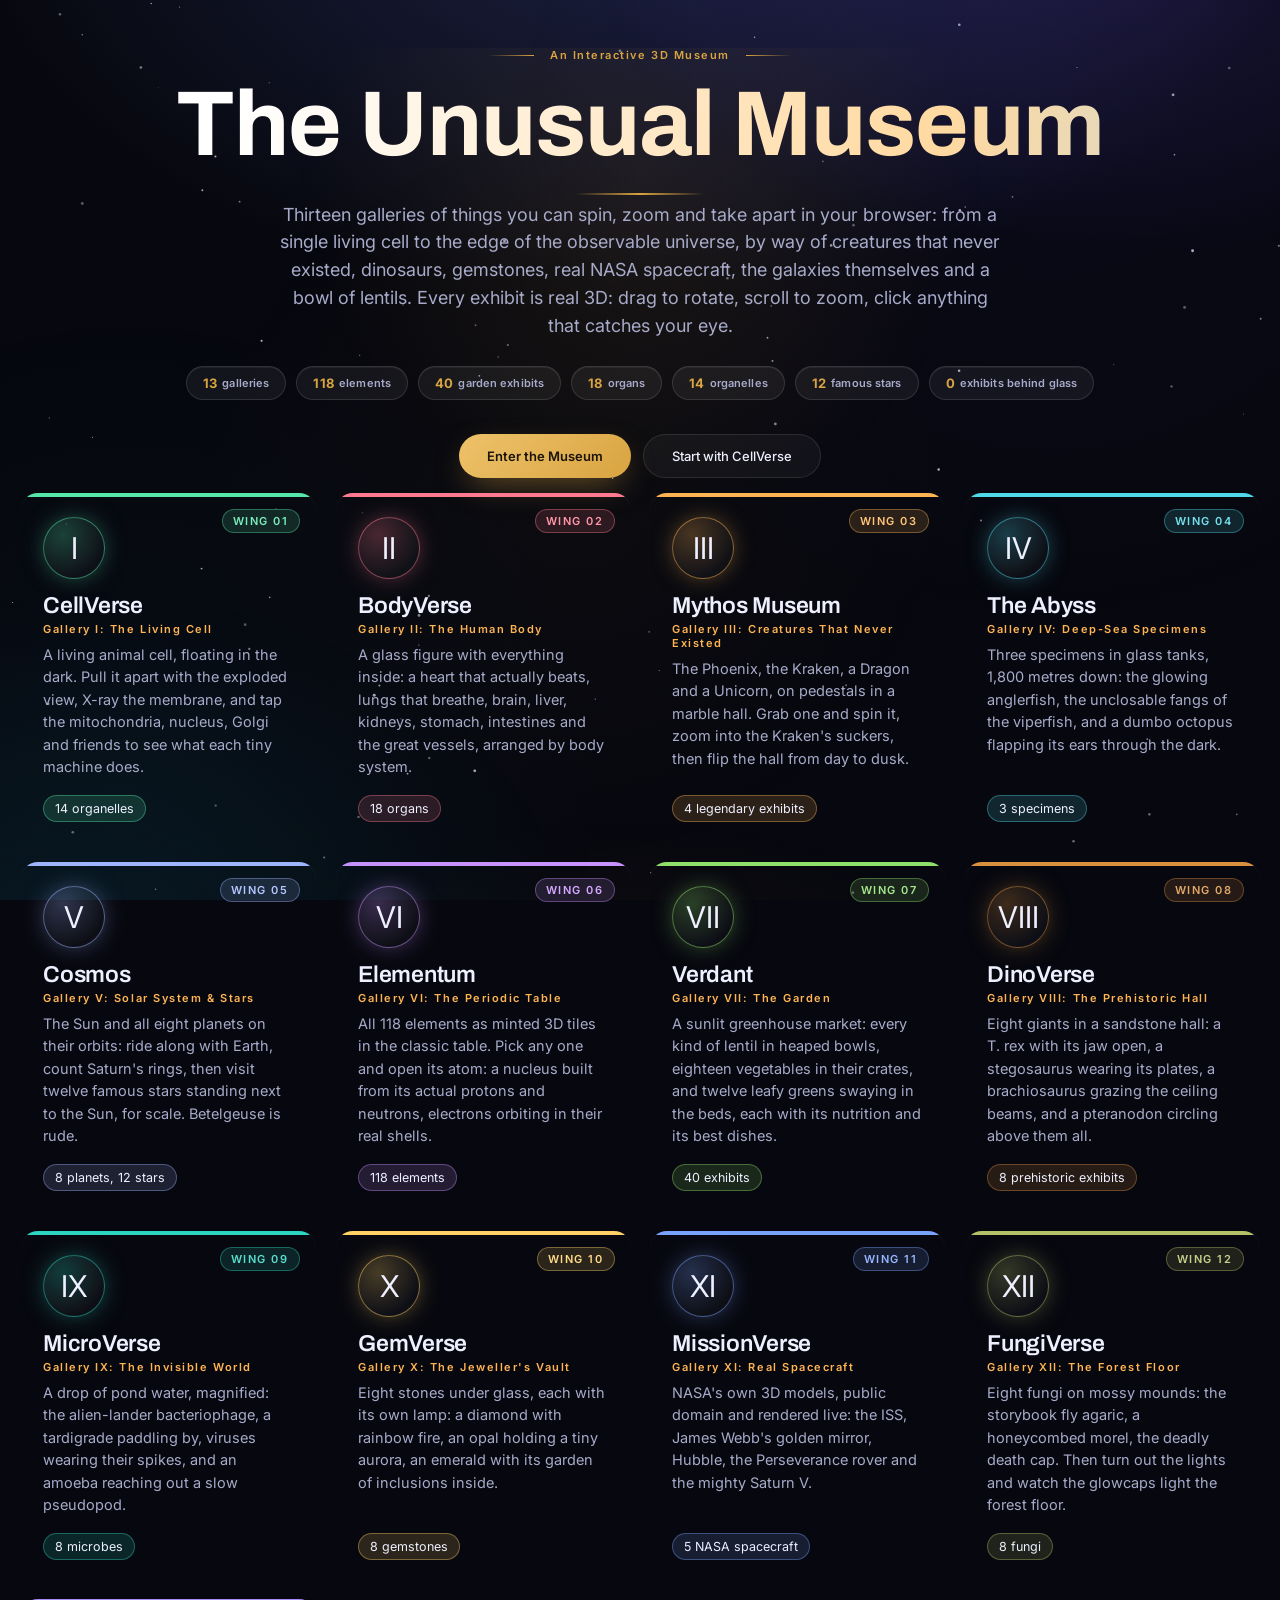
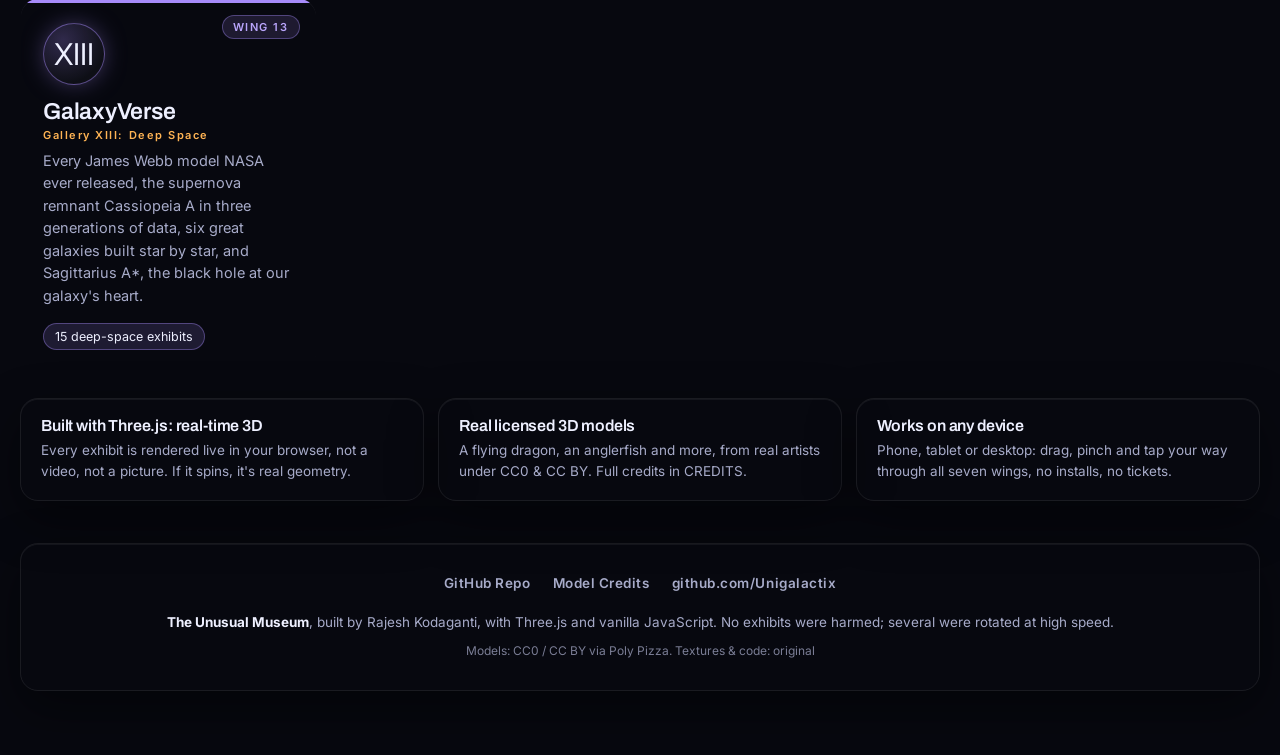
<file: index.html>
<!DOCTYPE html>
<html lang="en">
<head>
<meta charset="UTF-8" />
<meta name="viewport" content="width=device-width, initial-scale=1.0" />
<title>The Unusual Museum: Interactive 3D Galleries</title>
<meta name="description" content="The Unusual Museum: thirteen interactive 3D galleries you can rotate, zoom and explore: a living cell, the human body, creatures that never existed, deep-sea specimens, the cosmos, all 118 elements, a garden of lentils and greens, dinosaurs, microbes, gemstones, real NASA spacecraft and glowing fungi. Built by Rajesh Kodaganti." />
<style>
  :root{
    --bg:#07080f; --panel:rgba(255,255,255,.055); --stroke:rgba(255,255,255,.12);
    --text:#eef0ff; --muted:#a7abc9; --accent:#ffb454;
  }
  *{box-sizing:border-box; margin:0; padding:0}
  body{background:radial-gradient(1200px 700px at 50% -10%, #1b2040 0%, var(--bg) 55%) fixed, var(--bg);
    color:var(--text); font-family:"Segoe UI", system-ui, -apple-system, Roboto, "Helvetica Neue", Arial, sans-serif;
    min-height:100vh; padding:48px 20px 64px;}
  .wrap{max-width:1320px; margin:0 auto}
  header{text-align:center; margin-bottom:14px}
  .eyebrow{letter-spacing:.01em; font-size:12px; color:var(--accent); font-weight:700}
  h1{font-size:clamp(38px, 6vw, 64px); font-weight:800; line-height:1.05; margin:14px 0 12px;
     background:linear-gradient(92deg,#fff 20%, #ffd9a0 45%, #9fd8ff 75%); -webkit-background-clip:text; background-clip:text; color:transparent}
  .sub{color:var(--muted); font-size:clamp(15px,2.2vw,18px); max-width:720px; margin:0 auto; line-height:1.55}
  .stats{display:flex; flex-wrap:wrap; gap:10px; justify-content:center; margin:26px 0 34px}
  .stat{background:var(--panel); border:1px solid var(--stroke); border-radius:999px; padding:8px 16px; font-size:13.5px; color:var(--muted)}
  .stat b{color:var(--text)}
  .grid{display:grid; grid-template-columns:repeat(auto-fit, minmax(290px, 1fr)); gap:18px; align-items:stretch}
  a.card{display:flex; flex-direction:column; text-decoration:none; color:inherit; background:var(--panel); border:1px solid var(--stroke);
    border-radius:20px; padding:24px 22px 20px; position:relative; overflow:hidden;
    transition:transform .25s ease, border-color .25s ease, background .25s ease}
  a.card:hover{transform:translateY(-5px); border-color:rgba(255,255,255,.35); background:rgba(255,255,255,.085)}
  a.card::before{content:""; position:absolute; inset:0 0 auto 0; height:4px; background:var(--c, #fff)}
  .icon{font-size:38px; line-height:1}
  .card h2{font-size:22px; margin:14px 0 4px}
  .wing{font-size:11.5px; letter-spacing:.01em; color:var(--accent); font-weight:700}
  .card p{color:var(--muted); font-size:14.5px; line-height:1.55; margin-top:8px}
  .count{display:inline-block; margin-top:auto; padding:5px 11px; font-size:12.5px; color:var(--text); background:rgba(255,255,255,.09);
    border:1px solid var(--stroke); border-radius:999px; align-self:flex-start}
  .card p{margin-bottom:16px}
  .go{position:absolute; right:18px; bottom:16px; color:var(--muted); font-size:18px}
  a.card:hover .go{color:var(--text)}
  footer{text-align:center; color:var(--muted); font-size:13.5px; margin-top:44px; line-height:1.7}
  footer b{color:var(--text)}
  @media (max-width:1023px){
    body{padding:40px 16px 56px}
    .grid{grid-template-columns:repeat(auto-fit, minmax(260px, 1fr))}
  }
  @media (max-width:640px){
    body{padding:32px 12px 48px}
    .grid{grid-template-columns:1fr; gap:14px}
    .stats{gap:8px; margin:22px 0 28px}
    .stat{font-size:12.5px; padding:7px 13px}
    a.card{padding:20px 18px 18px}
  }
</style>
<link rel="preconnect" href="https://fonts.googleapis.com" />
<link rel="preconnect" href="https://fonts.gstatic.com" crossorigin />
<link href="https://fonts.googleapis.com/css2?family=Archivo:wght@500;600;700;800;900&family=Inter:wght@400;500;600;700&display=swap" rel="stylesheet" />
<link rel="stylesheet" href="css/premium.css" />
</head>
<body>
<canvas id="starfield" aria-hidden="true"></canvas>
<div class="wrap">
  <header>
    <p class="eyebrow">An Interactive 3D Museum</p>
    <h1>The Unusual Museum</h1>
    <div class="gold-rule" aria-hidden="true"></div>
    <p class="sub">Thirteen galleries of things you can spin, zoom and take apart in your browser:
      from a single living cell to the edge of the observable universe, by way of creatures that never existed,
      dinosaurs, gemstones, real NASA spacecraft, the galaxies themselves and a bowl of lentils. Every exhibit is real 3D: drag to rotate, scroll to zoom, click anything that catches your eye.</p>
    <div class="stats">
      <span class="stat"><b>13</b> galleries</span>
      <span class="stat"><b>118</b> elements</span>
      <span class="stat"><b>40</b> garden exhibits</span>
      <span class="stat"><b>18</b> organs</span>
      <span class="stat"><b>14</b> organelles</span>
      <span class="stat"><b>12</b> famous stars</span>
      <span class="stat"><b>0</b> exhibits behind glass</span>
    </div>
    <div class="hero-ctas">
      <a class="btn btn-primary" href="#galleries">Enter the Museum</a>
      <a class="btn btn-ghost" href="cell/">Start with CellVerse</a>
    </div>
  </header>


  <main class="grid" id="galleries">
    <a class="card" href="cell/" data-wing="01" style="--c:#57e6a9">
      <div class="icon">I</div>
      <h2>CellVerse</h2><span class="wing">Gallery I: The Living Cell</span>
      <p>A living animal cell, floating in the dark. Pull it apart with the exploded view, X-ray the membrane,
         and tap the mitochondria, nucleus, Golgi and friends to see what each tiny machine does.</p>
      <span class="count">14 organelles</span>
    </a>

    <a class="card" href="body/" data-wing="02" style="--c:#ff7a90">
      <div class="icon">II</div>
      <h2>BodyVerse</h2><span class="wing">Gallery II: The Human Body</span>
      <p>A glass figure with everything inside: a heart that actually beats, lungs that breathe, brain, liver,
         kidneys, stomach, intestines and the great vessels, arranged by body system.</p>
      <span class="count">18 organs</span>
    </a>

    <a class="card" href="museum/" data-wing="03" style="--c:#ffb454">
      <div class="icon">III</div>
      <h2>Mythos Museum</h2><span class="wing">Gallery III: Creatures That Never Existed</span>
      <p>The Phoenix, the Kraken, a Dragon and a Unicorn, on pedestals in a marble hall.
         Grab one and spin it, zoom into the Kraken's suckers, then flip the hall from day to dusk.</p>
      <span class="count">4 legendary exhibits</span>
    </a>

    <a class="card" href="abyss/" data-wing="04" style="--c:#4fd8e8">
      <div class="icon">IV</div>
      <h2>The Abyss</h2><span class="wing">Gallery IV: Deep-Sea Specimens</span>
      <p>Three specimens in glass tanks, 1,800 metres down: the glowing anglerfish, the unclosable fangs of the
         viperfish, and a dumbo octopus flapping its ears through the dark.</p>
      <span class="count">3 specimens</span>
    </a>

    <a class="card" href="space/" data-wing="05" style="--c:#9fb4ff">
      <div class="icon">V</div>
      <h2>Cosmos</h2><span class="wing">Gallery V: Solar System &amp; Stars</span>
      <p>The Sun and all eight planets on their orbits: ride along with Earth, count Saturn's rings,
         then visit twelve famous stars standing next to the Sun, for scale. Betelgeuse is rude.</p>
      <span class="count">8 planets, 12 stars</span>
    </a>

    <a class="card" href="elements/" data-wing="06" style="--c:#c792ff">
      <div class="icon">VI</div>
      <h2>Elementum</h2><span class="wing">Gallery VI: The Periodic Table</span>
      <p>All 118 elements as minted 3D tiles in the classic table. Pick any one and open its atom:
         a nucleus built from its actual protons and neutrons, electrons orbiting in their real shells.</p>
      <span class="count">118 elements</span>
    </a>

    <a class="card" href="garden/" data-wing="07" style="--c:#8ee06a">
      <div class="icon">VII</div>
      <h2>Verdant</h2><span class="wing">Gallery VII: The Garden</span>
      <p>A sunlit greenhouse market: every kind of lentil in heaped bowls, eighteen vegetables in their crates,
         and twelve leafy greens swaying in the beds, each with its nutrition and its best dishes.</p>
      <span class="count">40 exhibits</span>
    </a>

    <a class="card" href="dino/" data-wing="08" style="--c:#d9903f">
      <div class="icon">VIII</div>
      <h2>DinoVerse</h2><span class="wing">Gallery VIII: The Prehistoric Hall</span>
      <p>Eight giants in a sandstone hall: a T. rex with its jaw open, a stegosaurus wearing its plates,
         a brachiosaurus grazing the ceiling beams, and a pteranodon circling above them all.</p>
      <span class="count">8 prehistoric exhibits</span>
    </a>

    <a class="card" href="micro/" data-wing="09" style="--c:#2dd4bf">
      <div class="icon">IX</div>
      <h2>MicroVerse</h2><span class="wing">Gallery IX: The Invisible World</span>
      <p>A drop of pond water, magnified: the alien-lander bacteriophage, a tardigrade paddling by,
         viruses wearing their spikes, and an amoeba reaching out a slow pseudopod.</p>
      <span class="count">8 microbes</span>
    </a>

    <a class="card" href="gems/" data-wing="10" style="--c:#ffd166">
      <div class="icon">X</div>
      <h2>GemVerse</h2><span class="wing">Gallery X: The Jeweller's Vault</span>
      <p>Eight stones under glass, each with its own lamp: a diamond with rainbow fire, an opal holding
         a tiny aurora, an emerald with its garden of inclusions inside.</p>
      <span class="count">8 gemstones</span>
    </a>

    <a class="card" href="mission/" data-wing="11" style="--c:#7aa2ff">
      <div class="icon">XI</div>
      <h2>MissionVerse</h2><span class="wing">Gallery XI: Real Spacecraft</span>
      <p>NASA's own 3D models, public domain and rendered live: the ISS, James Webb's golden mirror,
         Hubble, the Perseverance rover and the mighty Saturn V.</p>
      <span class="count">5 NASA spacecraft</span>
    </a>

    <a class="card" href="fungi/" data-wing="12" style="--c:#b5c168">
      <div class="icon">XII</div>
      <h2>FungiVerse</h2><span class="wing">Gallery XII: The Forest Floor</span>
      <p>Eight fungi on mossy mounds: the storybook fly agaric, a honeycombed morel, the deadly death cap.
         Then turn out the lights and watch the glowcaps light the forest floor.</p>
      <span class="count">8 fungi</span>
    </a>

    <a class="card" href="galaxy/" data-wing="13" style="--c:#a78bfa">
      <div class="icon">XIII</div>
      <h2>GalaxyVerse</h2><span class="wing">Gallery XIII: Deep Space</span>
      <p>Every James Webb model NASA ever released, the supernova remnant Cassiopeia A in three generations
         of data, six great galaxies built star by star, and Sagittarius A*, the black hole at our galaxy's heart.</p>
      <span class="count">15 deep-space exhibits</span>
    </a>
  </main>

  <section class="why" aria-label="Why this museum">
    <div class="why-card">
      <h3>Built with Three.js: real-time 3D</h3>
      <p>Every exhibit is rendered live in your browser, not a video, not a picture. If it spins, it's real geometry.</p>
    </div>
    <div class="why-card">
      <h3>Real licensed 3D models</h3>
      <p>A flying dragon, an anglerfish and more, from real artists under CC0 &amp; CC BY. Full credits in CREDITS.</p>
    </div>
    <div class="why-card">
      <h3>Works on any device</h3>
      <p>Phone, tablet or desktop: drag, pinch and tap your way through all seven wings, no installs, no tickets.</p>
    </div>
  </section>

  <footer>
    <div class="foot-links">
      <a href="https://github.com/Unigalactix/unusual-museum">GitHub Repo</a>
      <a href="https://github.com/Unigalactix/unusual-museum/blob/main/CREDITS.md">Model Credits</a>
      <a href="https://github.com/Unigalactix">github.com/Unigalactix</a>
    </div>
    <p><b>The Unusual Museum</b>, built by Rajesh Kodaganti, with Three.js and vanilla JavaScript. No exhibits were harmed; several were rotated at high speed.</p>
    <p class="smallprint">Models: CC0 / CC BY via Poly Pizza. Textures &amp; code: original</p>
  </footer>
</div>
<script src="js/landing.js" defer></script>
</body>
</html>
</file>
<file: css/premium.css>
/* ============================================================
   The Unusual Museum — PREMIUM landing layer
   Loaded AFTER the hub's base styles; everything here enhances
   or overrides them. Gallery folders are untouched.
   ============================================================ */

:root{
  --gold:#d9a441;
  --gold-soft:#ffd9a0;
  :rgba(15,17,32,0.92);
}

html, body{ overflow-x:hidden; }

::selection{ background:rgba(217,164,65,.88); color:#171106; }

:focus-visible{
  outline:2px solid var(--gold);
  outline-offset:3px;
  border-radius:6px;
}

::-webkit-scrollbar{ width:10px; }
::-webkit-scrollbar-track{ background:transparent; }
::-webkit-scrollbar-thumb{ background:rgba(255,255,255,.16); border-radius:8px; }
::-webkit-scrollbar-thumb:hover{ background:rgba(255,255,255,.28); }

@media (prefers-reduced-motion: no-preference){
  html{ scroll-behavior:smooth; }
}

/* ---------- Cinematic backdrop ---------- */
#starfield{
  position:fixed; inset:0;
  width:100%; height:100%;
  z-index:-2;
  pointer-events:none;
}
body::before{
  content:""; position:fixed; inset:0; z-index:-1; pointer-events:none;
  background:
    radial-gradient(900px 520px at 88% -6%, rgba(88,64,190,.20), transparent 60%),
    radial-gradient(820px 620px at 6% 108%, rgba(16,116,138,.15), transparent 62%),
    radial-gradient(620px 380px at 50% 118%, rgba(217,164,65,.06), transparent 65%);
}

/* ---------- Hero ---------- */
header{
  position:relative;
  background:radial-gradient(560px circle at var(--mx,50%) var(--my,30%), rgba(217,164,65,.09), transparent 62%);
  border-radius:28px;
}
.eyebrow{
  color:var(--gold);
  display:flex; align-items:center; justify-content:center; gap:16px;
}
.eyebrow::before, .eyebrow::after{
  content:""; height:1px; width:46px;
}
.eyebrow::before{ background:linear-gradient(90deg, transparent, var(--gold)); }
.eyebrow::after{ background:linear-gradient(90deg, var(--gold), transparent); }

h1{
  font-size:clamp(46px, 8.5vw, 92px);
  letter-spacing:-.015em;
  background:linear-gradient(100deg, #fff 8%, var(--gold-soft) 34%, #9fd8ff 58%, #fff 88%);
  background-size:220% 100%;
  -webkit-background-clip:text; background-clip:text; color:transparent;
  animation:sheen 9s ease-in-out infinite alternate;
}
@keyframes sheen{
  from{ background-position:0% 0; }
  to  { background-position:100% 0; }
}

.gold-rule{
  width:128px; height:2px; margin:20px auto 6px; border-radius:2px;
  background:linear-gradient(90deg, transparent, var(--gold), transparent);
}

.stat{ }
.stat b{ color:var(--gold-soft); }

/* ---------- Hero CTAs ---------- */
.hero-ctas{
  display:flex; flex-wrap:wrap; gap:12px; justify-content:center;
  margin-top:28px;
}
.btn{
  display:inline-block; text-decoration:none;
  font-size:15px; font-weight:600;
  padding:13px 28px; border-radius:999px;
  transition:transform .25s ease, box-shadow .25s ease, background .25s ease, border-color .25s ease;
}
.btn-primary{
  background:linear-gradient(135deg, #eec26a, var(--gold));
  color:#1a1408;
  box-shadow:0 12px 32px -10px rgba(217,164,65,.55);
}
.btn-primary:hover{ transform:translateY(-2px); box-shadow:0 18px 38px -10px rgba(217,164,65,.65); }
.btn-ghost{
  color:var(--text);
  background:rgba(255,255,255,.045);
  border:1px solid var(--stroke);
}
.btn-ghost:hover{ transform:translateY(-2px); border-color:rgba(255,255,255,.35); background:rgba(255,255,255,.09); }


/* ---------- Gallery cards — premium glass ---------- */
.grid a.card{
  display:flex; flex-direction:column;
  border:1px solid transparent;
  background:
    linear-gradient(90deg, var(--c, #fff), transparent) bottom left / 44% 3px no-repeat,
    linear-gradient(var(--glass), var(--glass)) padding-box,
    linear-gradient(165deg,
      color-mix(in srgb, var(--c, #fff) 58%, transparent),
      rgba(255,255,255,.13) 42%,
      rgba(255,255,255,.04)) border-box;
  transform:perspective(1000px) rotateX(var(--rx, 0deg)) rotateY(var(--ry, 0deg)) translateY(var(--ty, 0px));
  transition:transform .35s ease, box-shadow .35s ease, background-size .45s ease;
  will-change:transform;
}
.grid a.card.tilting{ transition:transform .14s ease-out, box-shadow .35s ease, background-size .45s ease; }
.grid a.card:hover{
  --ty:-6px;
  background-size:100% 3px, auto, auto;
  box-shadow:
    0 24px 55px -20px color-mix(in srgb, var(--c, #fff) 60%, transparent),
    0 6px 20px rgba(0,0,0,.35);
}
.grid a.card::after{
  content:"WING " attr(data-wing);
  position:absolute; top:16px; right:16px;
  font-size:10.5px; font-weight:700; letter-spacing:.18em;
  color:color-mix(in srgb, var(--c, #fff) 78%, #fff);
  background:color-mix(in srgb, var(--c, #fff) 14%, transparent);
  border:1px solid color-mix(in srgb, var(--c, #fff) 38%, transparent);
  padding:4px 10px; border-radius:999px;
}
.grid .icon{
  width:62px; height:62px; border-radius:50%;
  display:flex; align-items:center; justify-content:center;
  font-size:30px; line-height:1;
  border:1px solid color-mix(in srgb, var(--c, #fff) 48%, transparent);
  background:radial-gradient(circle at 32% 28%,
    color-mix(in srgb, var(--c, #fff) 26%, transparent),
    rgba(255,255,255,.03) 72%);
  box-shadow:0 0 26px -6px color-mix(in srgb, var(--c, #fff) 55%, transparent);
}
.grid .card h2{ letter-spacing:.01em; }
.grid .card p{ margin-bottom:16px; }
.grid .card .count{
  align-self:flex-start;
  margin-top:auto;
  background:color-mix(in srgb, var(--c, #fff) 15%, transparent);
  border-color:color-mix(in srgb, var(--c, #fff) 38%, transparent);
}
.grid .card .go{ transition:transform .25s ease, color .25s ease; }
.grid a.card:hover .go{ transform:translateX(4px); }

/* ---------- "Why this museum" strip ---------- */
.why{
  display:grid; grid-template-columns:repeat(3, 1fr); gap:14px;
  margin-top:26px;
}
.why-card{
  background:rgba(255,255,255,.04);
  border:1px solid var(--stroke);
  border-radius:16px;
  padding:18px 20px;
}
.why-card h3{ font-size:15px; font-weight:700; margin-bottom:6px; }
.why-card h3 .why-ic{ color:var(--gold); margin-right:7px; }
.why-card p{ color:var(--muted); font-size:13.5px; line-height:1.55; }

/* ---------- Footer ---------- */
footer{
  border-top:1px solid var(--stroke);
  padding-top:28px; margin-top:42px;
}
.foot-links{
  display:flex; flex-wrap:wrap; gap:10px 22px; justify-content:center;
  margin-bottom:16px;
}
.foot-links a{
  color:var(--muted); text-decoration:none; font-size:13.5px; font-weight:600;
  letter-spacing:.04em;
  transition:color .2s ease;
}
.foot-links a:hover{ color:var(--gold); }
.smallprint{ font-size:12px; opacity:.72; margin-top:8px; }

/* ---------- Scroll reveal (JS adds .rv, then .in) ---------- */
.rv{ opacity:0; transform:translateY(16px); transition:opacity .7s ease, transform .7s ease; }
.rv.in{ opacity:1; transform:translateY(0); }

/* ---------- Responsive ---------- */
@media (max-width:700px){
  .why{ grid-template-columns:1fr; }
  .hero-ctas .btn{ flex:1 1 100%; text-align:center; }
  .eyebrow::before, .eyebrow::after{ width:26px; }
}

/* ---------- Reduced motion: everything settles ---------- */
@media (prefers-reduced-motion: reduce){
  html{ scroll-behavior:auto; }
  h1{ animation:none; }
  .rv{ opacity:1 !important; transform:none !important; transition:none !important; }
  .grid a.card, .btn, .grid .card .go{ transition:none !important; }
  .grid a.card:hover{ --ty:0px; }
}

/* ============================================================
   PREMIUM UI SYSTEM — hub layer (appended).
   Archivo display type, Inter UI type, eyebrow-spec pills and
   chips, control-spec CTAs, surface-spec why-cards + footer.
   Starfield, tilt and reveal above are untouched.
   ============================================================ */

body{ font-family:"Inter", "Segoe UI", system-ui, -apple-system, sans-serif; }

h1{
  font-family:"Archivo", Georgia, "Times New Roman", serif;
  font-weight:700;
  letter-spacing:-0.01em;
}
.grid .card h2{
  font-family:"Archivo", Georgia, "Times New Roman", serif;
  font-weight:600;
  letter-spacing:-0.01em;
  font-size:23px;
}

/* eyebrows: 11px Inter 600, .14em tracking, uppercase, gold */
.eyebrow{
  font-family:"Inter", sans-serif;
  font-size:11px; font-weight:600; letter-spacing:.14em;
}
.wing{
  font-family:"Inter", sans-serif;
  font-size:11px; font-weight:600; letter-spacing:.14em;
}
.grid a.card::after{
  font-family:"Inter", sans-serif;
  font-size:11px; font-weight:600; letter-spacing:.14em;
}

/* stat pills: eyebrow typography on a glass pill, gold numerals */
.stat{
  font-family:"Inter", sans-serif;
  font-size:11px; font-weight:600; letter-spacing:0.01em; 
  min-height:34px; display:inline-flex; align-items:center; gap:.45em;
  border-radius:999px;
  box-shadow:inset 0 1px 0 rgba(255,255,255,.06);
}
.stat b{ color:var(--gold); font-size:13px; letter-spacing:.02em; }

/* CTAs: control spec (primary keeps the gold gradient) */
.btn{
  font-family:"Inter", sans-serif;
  font-size:13px; font-weight:500;
  min-height:34px;
  display:inline-flex; align-items:center; justify-content:center;
  transition:transform .18s ease-out, box-shadow .25s ease, background .25s ease, border-color .18s ease-out;
}
.btn-primary{ font-weight:600; }
.btn-primary:hover{ transform:translateY(-1px); }
.btn-ghost{
  background:rgba(255,255,255,.04);
  border:1px solid rgba(255,255,255,.10);
}
.btn-ghost:hover{ transform:translateY(-1px); border-color:var(--gold); }

/* gallery cards: surface inset highlight + 18px radius */
.grid a.card{
  border-radius:18px;
  box-shadow:inset 0 1px 0 rgba(255,255,255,.06);
}
.grid a.card:hover{
  box-shadow:
    inset 0 1px 0 rgba(255,255,255,.06),
    0 24px 55px -20px color-mix(in srgb, var(--c, #fff) 60%, transparent),
    0 6px 20px rgba(0,0,0,.35);
}

/* why-cards: full surface spec */
.why-card{
  background:color-mix(in srgb, var(--glass) 92%, transparent);
  border:1px solid rgba(255,255,255,.08);
  border-radius:18px;
  box-shadow:inset 0 1px 0 rgba(255,255,255,.06), 0 18px 50px rgba(0,0,0,.45);
}
.why-card h3{
  font-family:"Archivo", Georgia, serif;
  font-size:16px; font-weight:600; letter-spacing:-0.01em;
}

/* footer: surface card */
footer{
  background:color-mix(in srgb, var(--glass) 92%, transparent);
  border:1px solid rgba(255,255,255,.08);
  border-radius:18px;
  box-shadow:inset 0 1px 0 rgba(255,255,255,.06), 0 18px 50px rgba(0,0,0,.45);
  padding:28px 24px;
}
</file>
